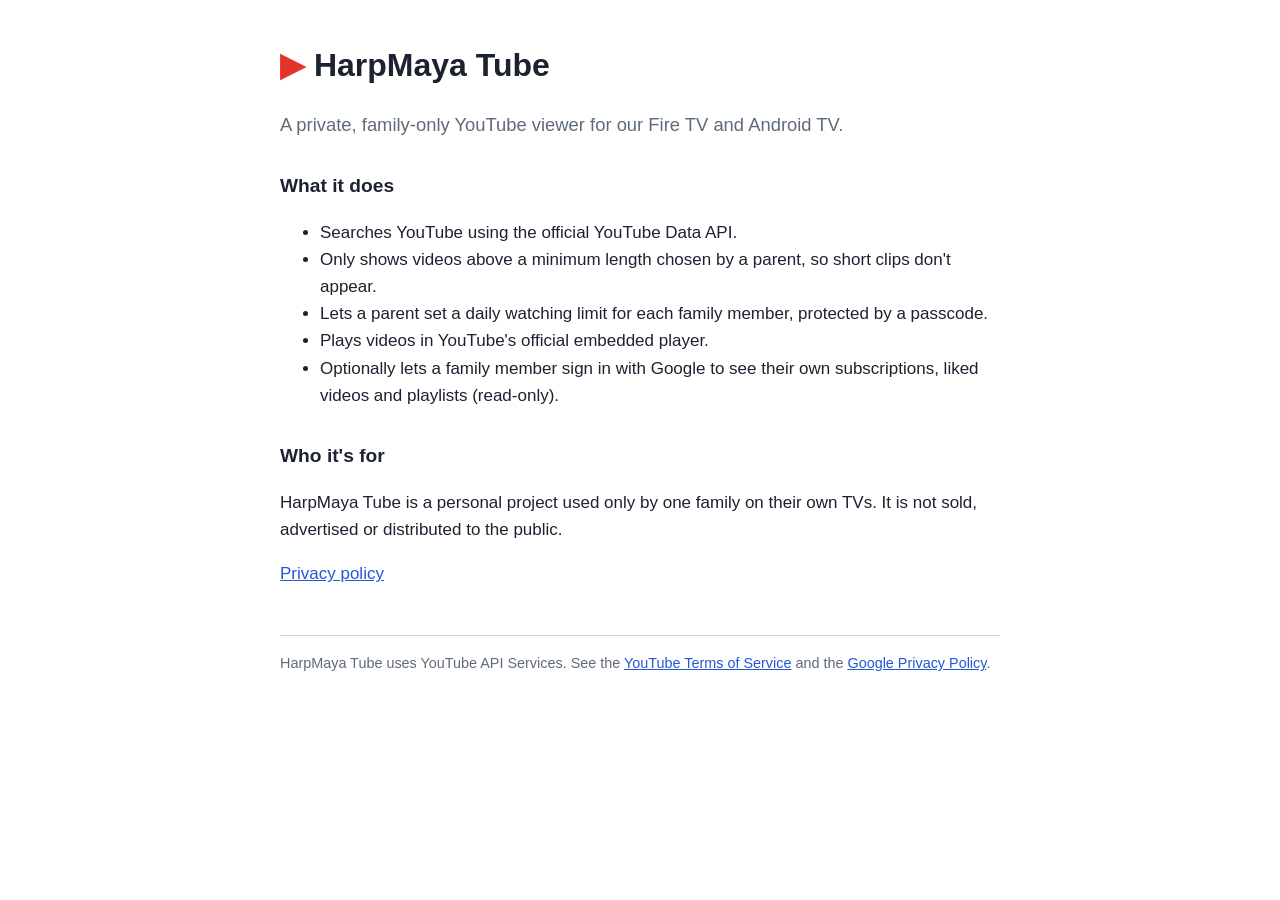
<file: index.html>
<!doctype html>
<html lang="en">
<head>
<meta charset="utf-8">
<meta name="viewport" content="width=device-width, initial-scale=1">
<title>HarpMaya Tube</title>
<link rel="stylesheet" href="style.css">
</head>
<body>
<main>
  <h1><span class="logo">▶</span> HarpMaya Tube</h1>
  <p class="lead">A private, family-only YouTube viewer for our Fire TV and Android TV.</p>

  <h2>What it does</h2>
  <ul>
    <li>Searches YouTube using the official YouTube Data API.</li>
    <li>Only shows videos above a minimum length chosen by a parent, so short clips don't appear.</li>
    <li>Lets a parent set a daily watching limit for each family member, protected by a passcode.</li>
    <li>Plays videos in YouTube's official embedded player.</li>
    <li>Optionally lets a family member sign in with Google to see their own subscriptions, liked videos and playlists (read-only).</li>
  </ul>

  <h2>Who it's for</h2>
  <p>HarpMaya Tube is a personal project used only by one family on their own TVs. It is not sold, advertised or distributed to the public.</p>

  <p><a href="privacy.html">Privacy policy</a></p>

  <footer>
    HarpMaya Tube uses YouTube API Services. See the
    <a href="https://www.youtube.com/t/terms">YouTube Terms of Service</a> and the
    <a href="https://policies.google.com/privacy">Google Privacy Policy</a>.
  </footer>
</main>
</body>
</html>
</file>
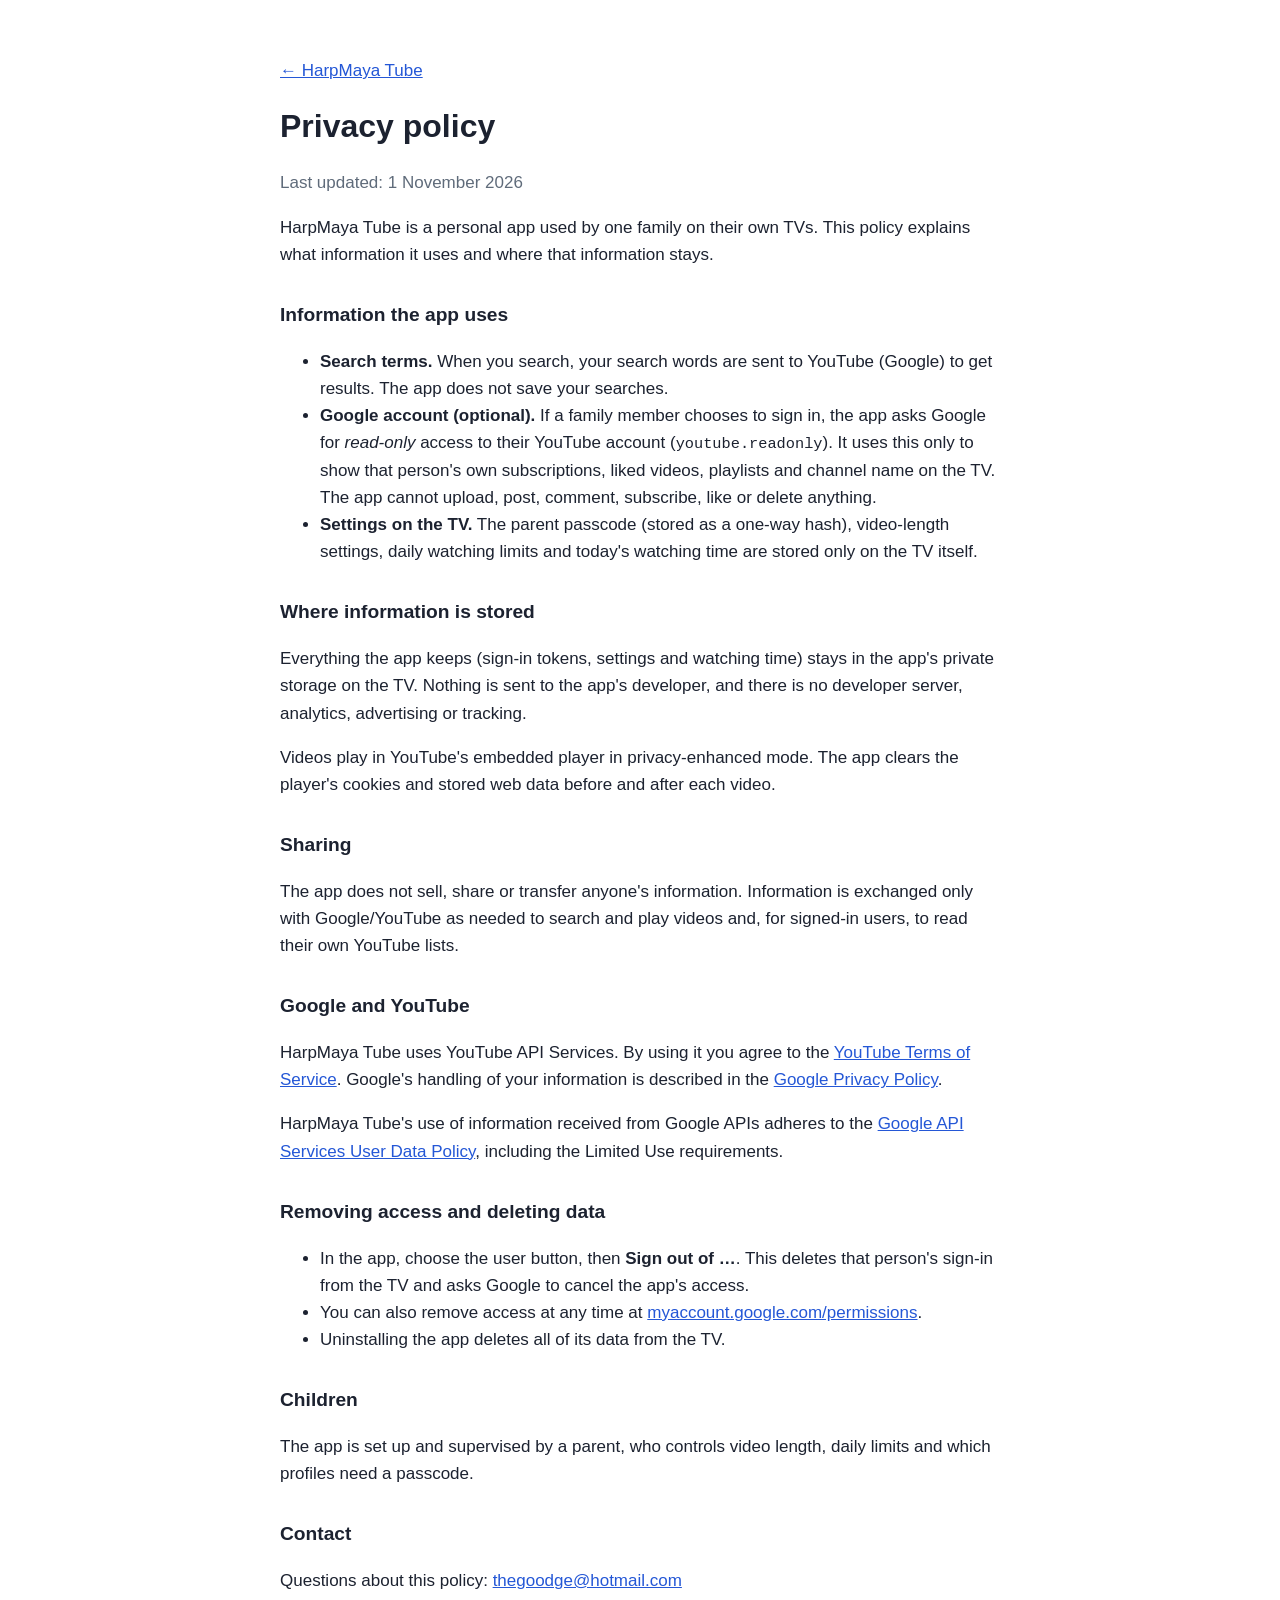
<file: privacy.html>
<!doctype html>
<html lang="en">
<head>
<meta charset="utf-8">
<meta name="viewport" content="width=device-width, initial-scale=1">
<title>HarpMaya Tube – Privacy Policy</title>
<link rel="stylesheet" href="style.css">
</head>
<body>
<main>
  <p><a href="index.html">← HarpMaya Tube</a></p>
  <h1>Privacy policy</h1>
  <p class="muted">Last updated: 1 November 2026</p>

  <p>HarpMaya Tube is a personal app used by one family on their own TVs. This policy explains what information it uses and where that information stays.</p>

  <h2>Information the app uses</h2>
  <ul>
    <li><strong>Search terms.</strong> When you search, your search words are sent to YouTube (Google) to get results. The app does not save your searches.</li>
    <li><strong>Google account (optional).</strong> If a family member chooses to sign in, the app asks Google for <em>read-only</em> access to their YouTube account (<code>youtube.readonly</code>). It uses this only to show that person's own subscriptions, liked videos, playlists and channel name on the TV. The app cannot upload, post, comment, subscribe, like or delete anything.</li>
    <li><strong>Settings on the TV.</strong> The parent passcode (stored as a one-way hash), video-length settings, daily watching limits and today's watching time are stored only on the TV itself.</li>
  </ul>

  <h2>Where information is stored</h2>
  <p>Everything the app keeps (sign-in tokens, settings and watching time) stays in the app's private storage on the TV. Nothing is sent to the app's developer, and there is no developer server, analytics, advertising or tracking.</p>
  <p>Videos play in YouTube's embedded player in privacy-enhanced mode. The app clears the player's cookies and stored web data before and after each video.</p>

  <h2>Sharing</h2>
  <p>The app does not sell, share or transfer anyone's information. Information is exchanged only with Google/YouTube as needed to search and play videos and, for signed-in users, to read their own YouTube lists.</p>

  <h2>Google and YouTube</h2>
  <p>HarpMaya Tube uses YouTube API Services. By using it you agree to the
    <a href="https://www.youtube.com/t/terms">YouTube Terms of Service</a>. Google's handling of your information is described in the
    <a href="https://policies.google.com/privacy">Google Privacy Policy</a>.</p>
  <p>HarpMaya Tube's use of information received from Google APIs adheres to the
    <a href="https://developers.google.com/terms/api-services-user-data-policy">Google API Services User Data Policy</a>, including the Limited Use requirements.</p>

  <h2>Removing access and deleting data</h2>
  <ul>
    <li>In the app, choose the user button, then <strong>Sign out of …</strong>. This deletes that person's sign-in from the TV and asks Google to cancel the app's access.</li>
    <li>You can also remove access at any time at <a href="https://myaccount.google.com/permissions">myaccount.google.com/permissions</a>.</li>
    <li>Uninstalling the app deletes all of its data from the TV.</li>
  </ul>

  <h2>Children</h2>
  <p>The app is set up and supervised by a parent, who controls video length, daily limits and which profiles need a passcode.</p>

  <h2>Contact</h2>
  <p>Questions about this policy: <a href="mailto:thegoodge@hotmail.com">thegoodge@hotmail.com</a></p>
</main>
</body>
</html>
</file>
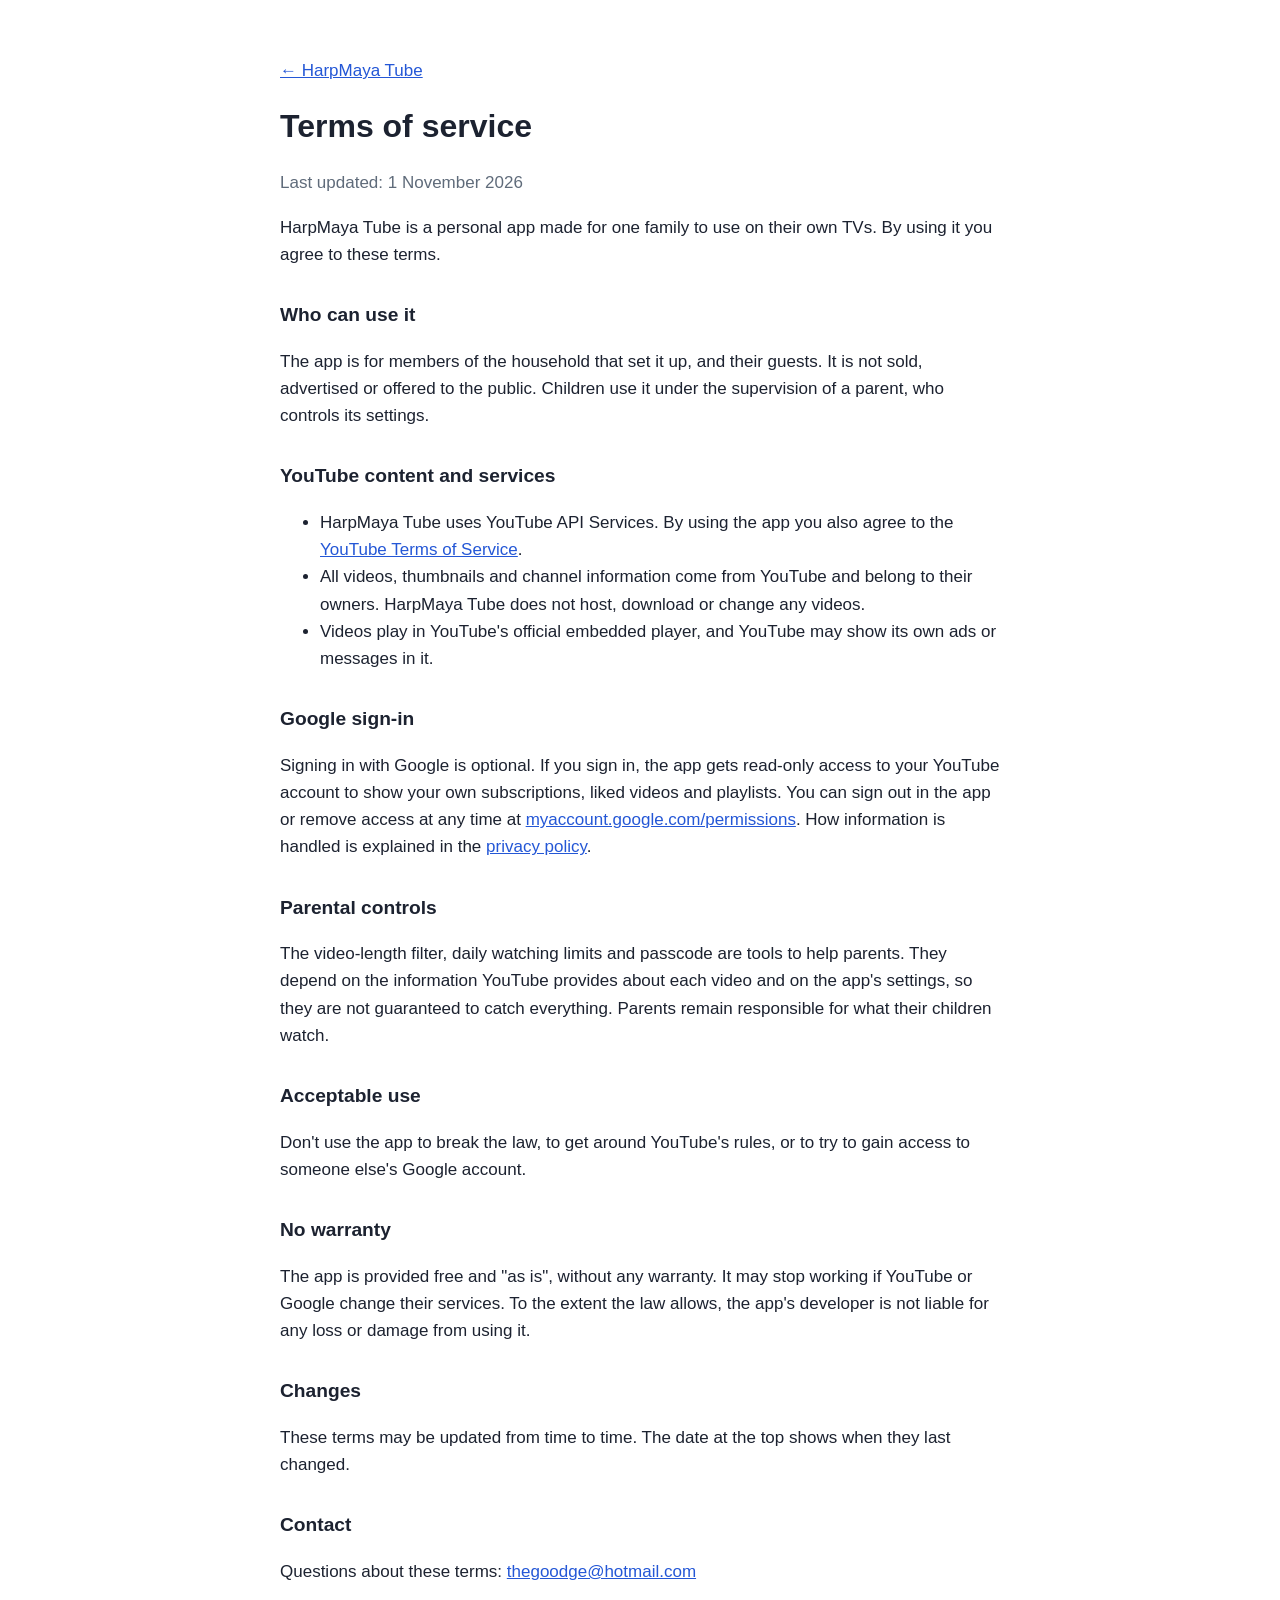
<file: terms.html>
<!doctype html>
<html lang="en">
<head>
<meta charset="utf-8">
<meta name="viewport" content="width=device-width, initial-scale=1">
<title>HarpMaya Tube – Terms of Service</title>
<link rel="stylesheet" href="style.css">
</head>
<body>
<main>
  <p><a href="index.html">← HarpMaya Tube</a></p>
  <h1>Terms of service</h1>
  <p class="muted">Last updated: 1 November 2026</p>

  <p>HarpMaya Tube is a personal app made for one family to use on their own TVs. By using it you agree to these terms.</p>

  <h2>Who can use it</h2>
  <p>The app is for members of the household that set it up, and their guests. It is not sold, advertised or offered to the public. Children use it under the supervision of a parent, who controls its settings.</p>

  <h2>YouTube content and services</h2>
  <ul>
    <li>HarpMaya Tube uses YouTube API Services. By using the app you also agree to the
      <a href="https://www.youtube.com/t/terms">YouTube Terms of Service</a>.</li>
    <li>All videos, thumbnails and channel information come from YouTube and belong to their owners. HarpMaya Tube does not host, download or change any videos.</li>
    <li>Videos play in YouTube's official embedded player, and YouTube may show its own ads or messages in it.</li>
  </ul>

  <h2>Google sign-in</h2>
  <p>Signing in with Google is optional. If you sign in, the app gets read-only access to your YouTube account to show your own subscriptions, liked videos and playlists. You can sign out in the app or remove access at any time at
    <a href="https://myaccount.google.com/permissions">myaccount.google.com/permissions</a>.
    How information is handled is explained in the <a href="privacy.html">privacy policy</a>.</p>

  <h2>Parental controls</h2>
  <p>The video-length filter, daily watching limits and passcode are tools to help parents. They depend on the information YouTube provides about each video and on the app's settings, so they are not guaranteed to catch everything. Parents remain responsible for what their children watch.</p>

  <h2>Acceptable use</h2>
  <p>Don't use the app to break the law, to get around YouTube's rules, or to try to gain access to someone else's Google account.</p>

  <h2>No warranty</h2>
  <p>The app is provided free and "as is", without any warranty. It may stop working if YouTube or Google change their services. To the extent the law allows, the app's developer is not liable for any loss or damage from using it.</p>

  <h2>Changes</h2>
  <p>These terms may be updated from time to time. The date at the top shows when they last changed.</p>

  <h2>Contact</h2>
  <p>Questions about these terms: <a href="mailto:thegoodge@hotmail.com">thegoodge@hotmail.com</a></p>
</main>
</body>
</html>
</file>
<file: style.css>
:root {
  --bg: #ffffff;
  --text: #1c2230;
  --muted: #5f6b7a;
  --accent: #e5322b;
  --link: #2457d6;
}
@media (prefers-color-scheme: dark) {
  :root {
    --bg: #0f1420;
    --text: #e8ecf2;
    --muted: #9aa4b2;
    --accent: #ff4e45;
    --link: #8fb0ff;
  }
}
body {
  margin: 0;
  background: var(--bg);
  color: var(--text);
  font: 17px/1.6 -apple-system, BlinkMacSystemFont, "Segoe UI", Roboto, sans-serif;
}
main {
  max-width: 720px;
  margin: 0 auto;
  padding: 40px 16px 64px;
}
h1 { font-size: 2rem; margin: 0 0 8px; }
h2 { font-size: 1.2rem; margin-top: 32px; }
.logo { color: var(--accent); }
.lead { font-size: 1.15rem; color: var(--muted); }
.muted { color: var(--muted); }
a { color: var(--link); }
code { font-size: 0.9em; }
footer {
  margin-top: 48px;
  padding-top: 16px;
  border-top: 1px solid color-mix(in srgb, var(--muted) 30%, transparent);
  color: var(--muted);
  font-size: 0.9rem;
}
</file>
